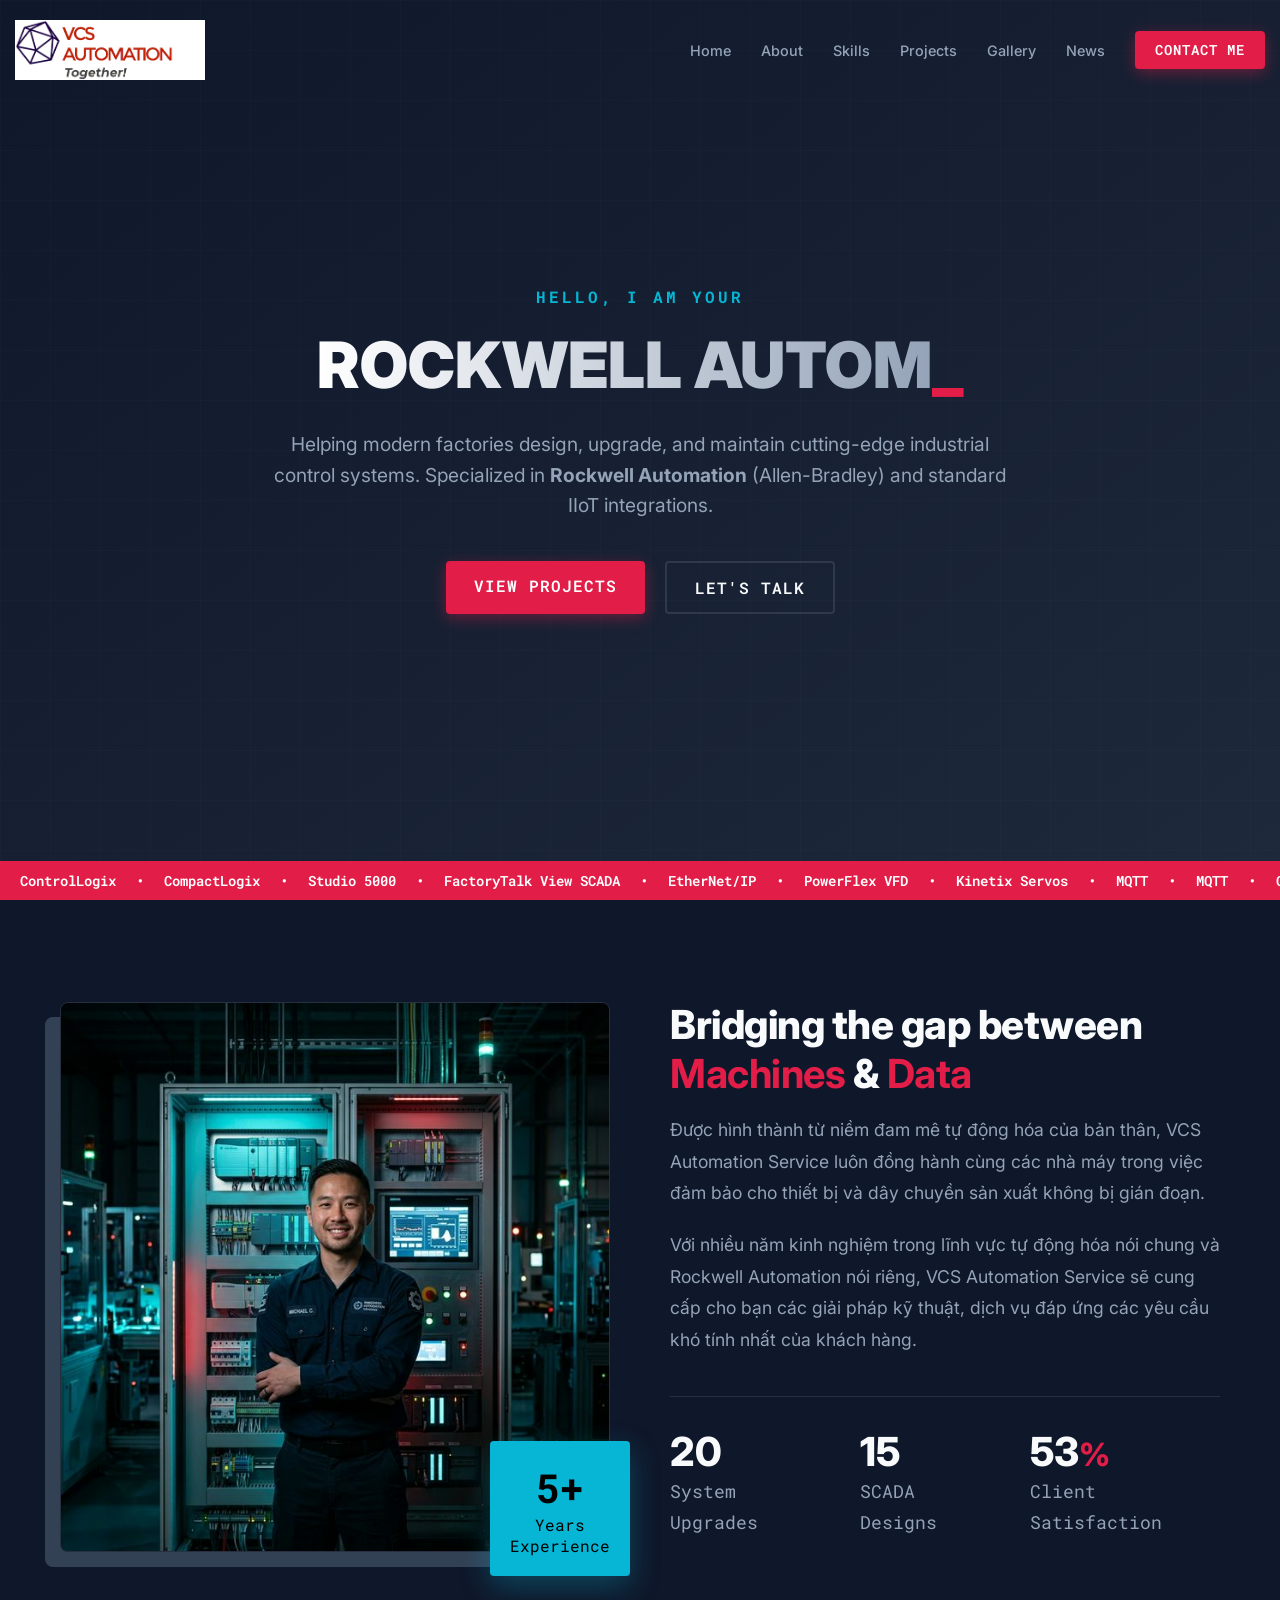
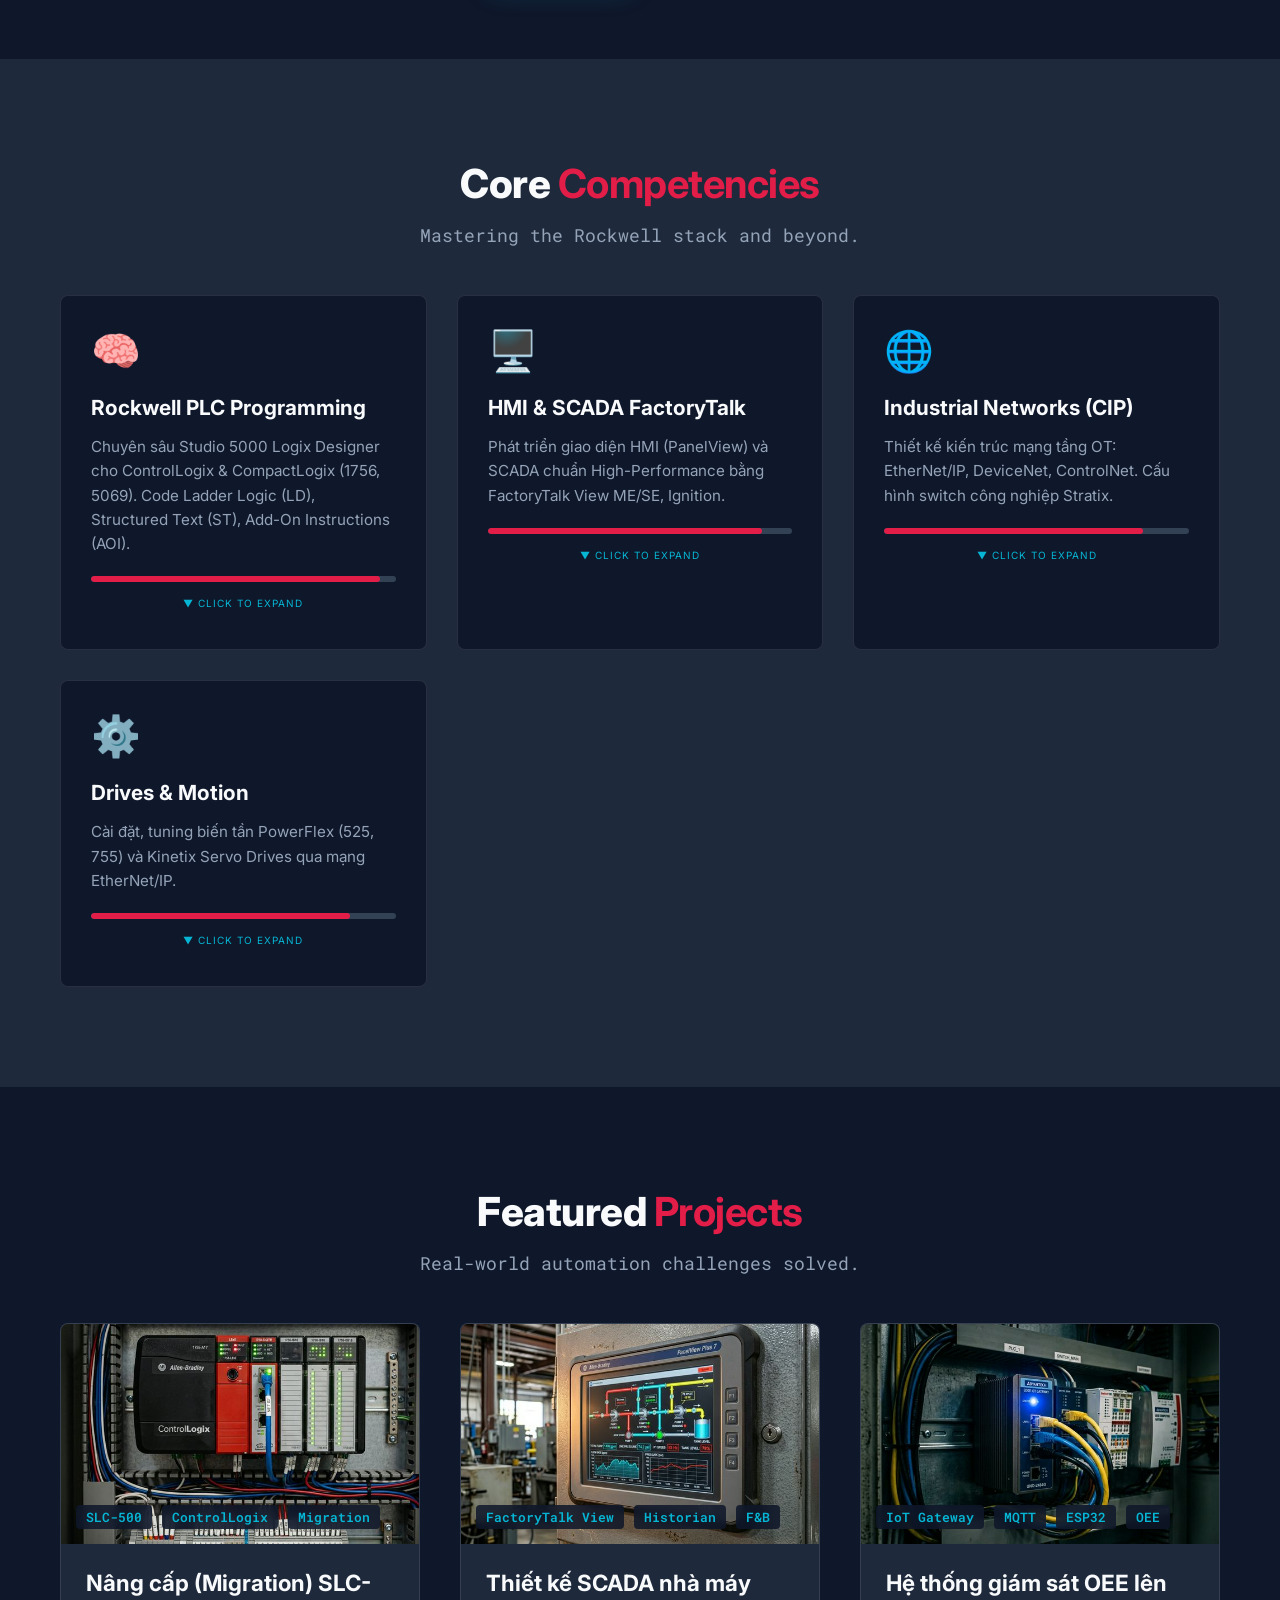
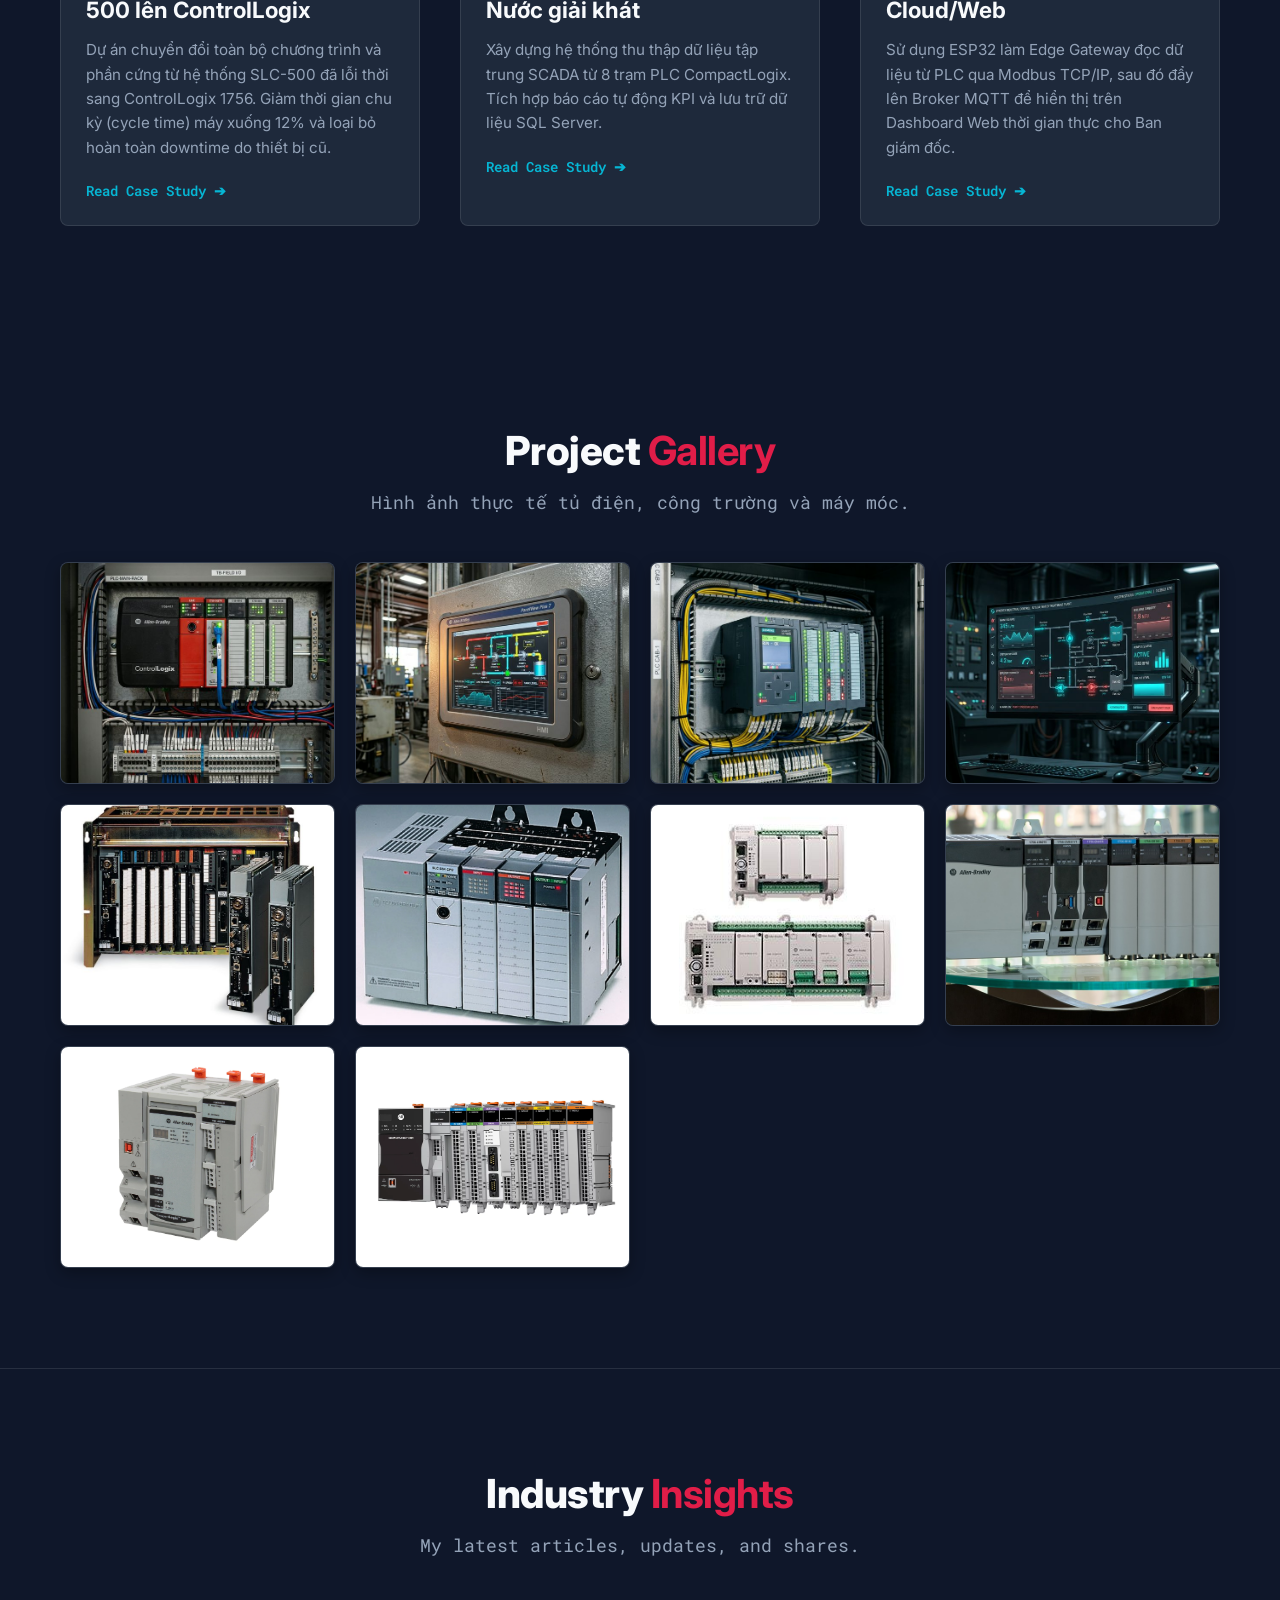
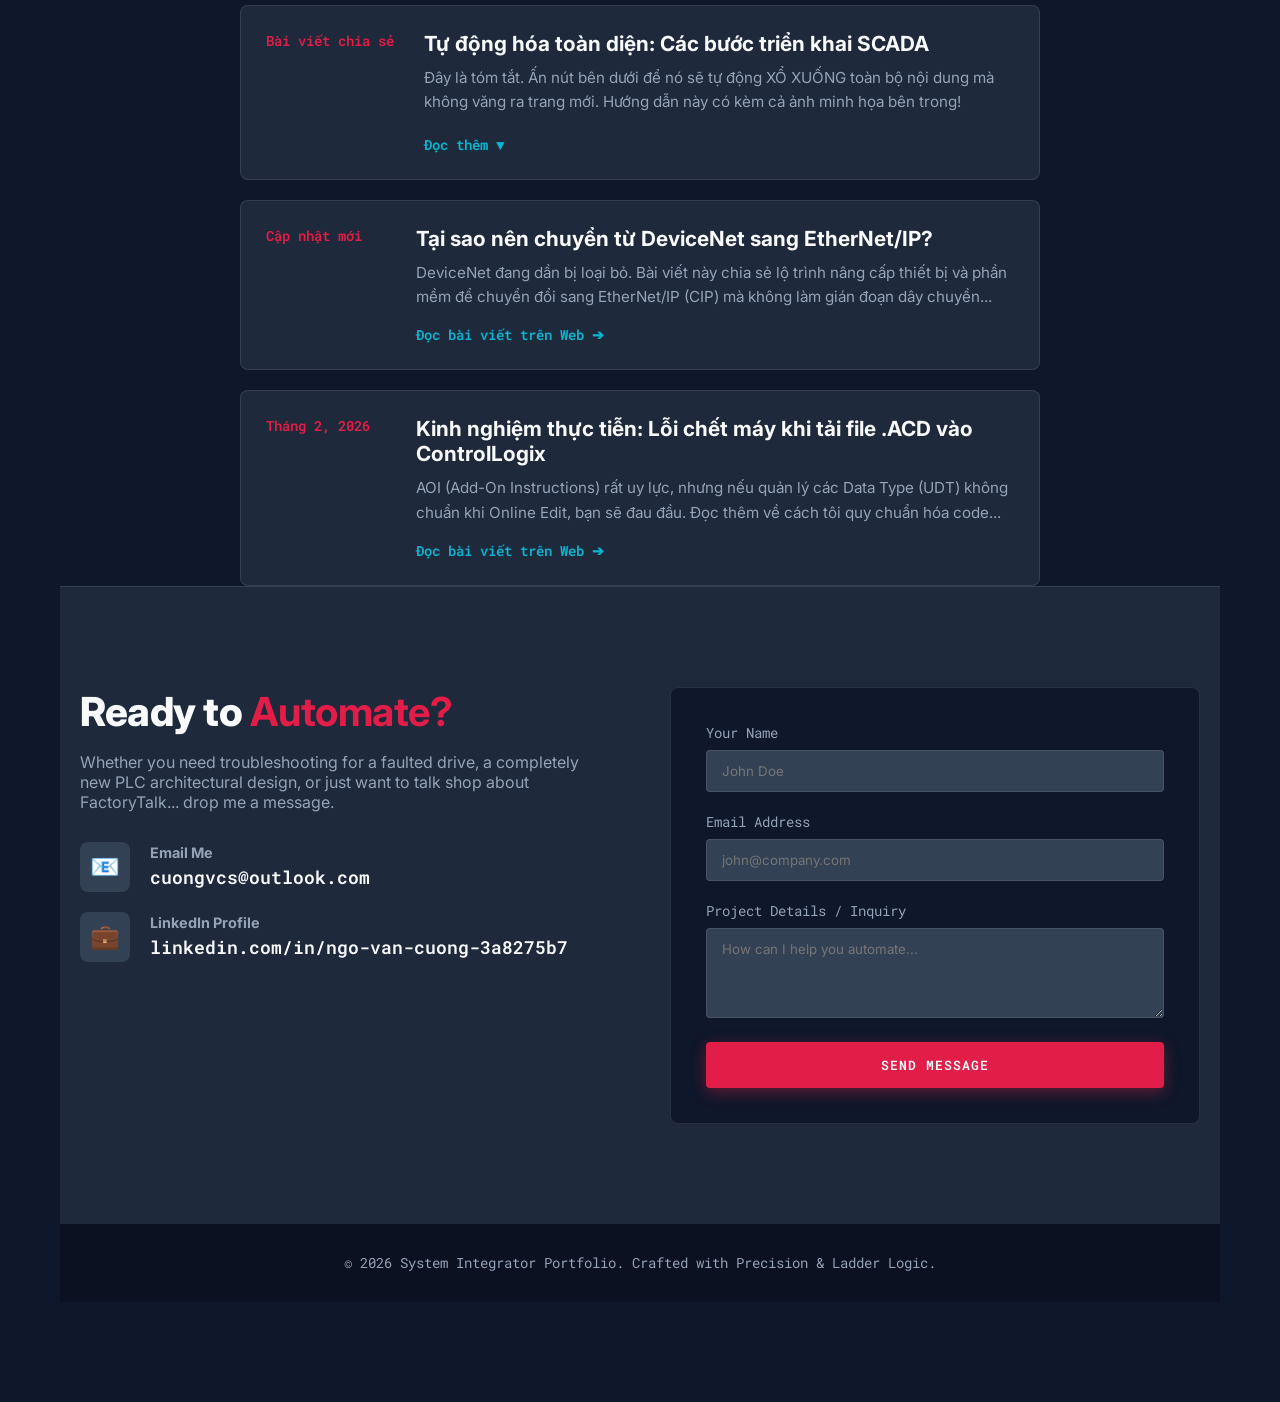
<file: index.html>
<!DOCTYPE html>
<html lang="en">

<head>
    <meta charset="UTF-8">
    <meta name="viewport" content="width=device-width, initial-scale=1.0">
    <title>PLC Automation Expert | Rockwell Specialist</title>
    <link rel="stylesheet" href="style.css">
    <!-- Google Fonts -->
    <link rel="preconnect" href="https://fonts.googleapis.com">
    <link rel="preconnect" href="https://fonts.gstatic.com" crossorigin>
    <link
        href="https://fonts.googleapis.com/css2?family=Inter:wght@300;400;600;700;900&family=Roboto+Mono:wght@400;600&display=swap"
        rel="stylesheet">
</head>

<body>

    <!-- Sticky Navigation -->
    <nav class="navbar" id="navbar">
        <div class="nav-container">
            <a href="#home" class="logo">
                <!-- CÁCH THÊM LOGO: 
                     1. Copy ảnh logo của bạn vào thư mục assets, đổi tên thành logo.png.
                     2. XÓA dòng chữ VCS AUTOMATION bên dưới đi.
                     3. XÓA các dấu mũi tên < và ở thẻ <img> bên dưới để kích hoạt nó lên.-->
                <img src="assets/logo.png" alt="VCS Logo" class="nav-brand-logo">
                <!-- <span class="logo-icon">⚡</span> VCS <span class="highlight">AUTOMATION</span> -->
            </a>
            <ul class="nav-links">
                <li><a href="#home">Home</a></li>
                <li><a href="#about">About</a></li>
                <li><a href="#skills">Skills</a></li>
                <li><a href="#portfolio">Projects</a></li>
                <li><a href="#gallery">Gallery</a></li>
                <li><a href="#news">News</a></li>
                <li><a href="#contact" class="btn-primary-sm">Contact Me</a></li>
            </ul>
            <div class="hamburger">
                <span></span><span></span><span></span>
            </div>
        </div>
    </nav>

    <!-- Hero Section -->
    <header id="home" class="hero">
        <div class="hero-overlay"></div>
        <div class="hero-content">
            <h5 class="hero-greeting">HELLO, I AM YOUR</h5>
            <h1 class="hero-title">
                <span class="typewriter" id="typewriter-text"></span><span class="cursor">_</span>
            </h1>
            <p class="hero-subtitle">
                Helping modern factories design, upgrade, and maintain cutting-edge industrial control systems.
                Specialized in <strong>Rockwell Automation</strong> (Allen-Bradley) and standard IIoT integrations.
            </p>
            <div class="hero-buttons">
                <a href="#portfolio" class="btn-primary">View Projects</a>
                <a href="#contact" class="btn-outline">Let's Talk</a>
            </div>
        </div>

        <!-- Tech Marquee Banner (Decorative) -->
        <div class="tech-marquee">
            <div class="marquee-content">
                <span>ControlLogix</span> • <span>CompactLogix</span> • <span>Studio 5000</span> • <span>FactoryTalk
                    View SCADA</span> • <span>EtherNet/IP</span> • <span>PowerFlex VFD</span> • <span>Kinetix
                    Servos</span> • <span>MQTT</span> • <span>MQTT</span> •
                <!-- Duplicated for infinite scroll -->
                <span>ControlLogix</span> • <span>CompactLogix</span> • <span>Studio 5000</span> • <span>FactoryTalk
                    View SCADA</span> • <span>EtherNet/IP</span> • <span>PowerFlex VFD</span> • <span>Kinetix
                    Servos</span> •
            </div>
        </div>
    </header>

    <!-- About Section -->
    <section id="about" class="section">
        <div class="container about-grid">
            <div class="about-image-container fade-in">
                <!-- Placeholder for profile picture or cool industrial setup -->
                <img src="assets/profile-placeholder.png" alt="Automation Engineer Working" id="profile-img"
                    class="about-img">
                <div class="years-badge">
                    <h2>5+</h2>
                    <p>Years<br>Experience</p>
                </div>
            </div>
            <div class="about-text fade-in">
                <h2 class="section-title">Bridging the gap between <br><span class="highlight">Machines</span> & <span
                        class="highlight">Data</span></h2>
                <p>
                    Được hình thành từ niềm đam mê tự động hóa của bản thân, VCS Automation Service luôn đồng hành cùng
                    các nhà máy trong việc đảm bảo cho thiết bị và dây chuyền sản xuất không bị gián đoạn.
                </p>
                <p>
                    Với nhiều năm kinh nghiệm trong lĩnh vực tự động hóa nói chung và Rockwell Automation nói riêng, VCS
                    Automation Service sẽ cung cấp cho bạn các giải pháp kỹ thuật, dịch vụ đáp ứng các yêu cầu khó tính
                    nhất của khách hàng.
                </p>

                <div class="stats-row">
                    <div class="stat-item">
                        <h3 class="stat-num counter" data-target="20">0</h3>
                        <p class="stat-text">System Upgrades</p>
                    </div>
                    <div class="stat-item">
                        <h3 class="stat-num counter" data-target="15">0</h3>
                        <p class="stat-text">SCADA Designs</p>
                    </div>
                    <div class="stat-item">
                        <h3 class="stat-num counter" data-target="100">0</h3><span>%</span>
                        <p class="stat-text">Client Satisfaction</p>
                    </div>
                </div>
            </div>
        </div>
    </section>

    <!-- Skills Section -->
    <section id="skills" class="section section-dark">
        <div class="container">
            <h2 class="section-title text-center">Core <span class="highlight">Competencies</span></h2>
            <p class="section-subtitle text-center">Mastering the Rockwell stack and beyond.</p>

            <div class="skills-grid" id="skills-container">
                <!-- Skills will be rendered here by main.js from data.js -->
            </div>
        </div>
    </section>

    <!-- Portfolio / Key Projects Section -->
    <section id="portfolio" class="section">
        <div class="container">
            <h2 class="section-title text-center">Featured <span class="highlight">Projects</span></h2>
            <p class="section-subtitle text-center">Real-world automation challenges solved.</p>

            <div class="project-grid" id="projects-container">
                <!-- Projects will be rendered here by main.js from data.js -->
            </div>
        </div>
    </section>

    <!-- Gallery Section -->
    <section id="gallery" class="section">
        <div class="container">
            <h2 class="section-title text-center">Project <span class="highlight">Gallery</span></h2>
            <p class="section-subtitle text-center">Hình ảnh thực tế tủ điện, công trường và máy móc.</p>
            <div class="gallery-grid" id="gallery-container">
                <!-- Gallery will be rendered here by main.js -->
            </div>
        </div>
    </section>

    <!-- News Section -->
    <section id="news" class="section section-dark"
        style="background-color: var(--bg-dark); border-top: 1px solid var(--border);">
        <div class="container">
            <h2 class="section-title text-center">Industry <span class="highlight">Insights</span></h2>
            <p class="section-subtitle text-center">My latest articles, updates, and shares.</p>
            <div class="news-list" id="news-container">
                <!-- News will be rendered here by main.js -->
            </div>

            <!-- Contact & Footer -->
            <section id="contact" class="section section-dark" style="border-top: 1px solid var(--border);">
                <div class="container">
                    <div class="contact-grid">
                        <div class="contact-text fade-in">
                            <h2 class="section-title">Ready to <span class="highlight">Automate?</span></h2>
                            <p style="color: var(--text-secondary); margin-bottom: 30px;">
                                Whether you need troubleshooting for a faulted drive, a completely new PLC architectural
                                design, or just want to talk shop about FactoryTalk... drop me a message.
                            </p>
                            <div class="contact-methods">
                                <div class="method-item">
                                    <span class="method-icon">📧</span>
                                    <div>
                                        <h4>Email Me</h4>
                                        <a href="mailto:cuongvcs@outlook.com">cuongvcs@outlook.com</a>
                                    </div>
                                </div>
                                <div class="method-item" style="margin-top: 20px;">
                                    <span class="method-icon">💼</span>
                                    <div>
                                        <h4>LinkedIn Profile</h4>
                                        <a href="https://www.linkedin.com/in/ngo-van-cuong-3a8275b7"
                                            target="_blank">linkedin.com/in/ngo-van-cuong-3a8275b7</a>
                                    </div>
                                </div>
                            </div>
                        </div>

                        <form class="contact-form fade-in" action="https://formsubmit.co/cuongvcs@outlook.com"
                            method="POST">
                            <!-- FormSubmit Configuration -->
                            <input type="hidden" name="_subject" value="[Website Portfolio] Yêu cầu hợp tác mới!">
                            <input type="hidden" name="_captcha" value="false">

                            <div class="form-group">
                                <label>Your Name</label>
                                <input type="text" name="Tên_Khách_Hàng" placeholder="John Doe" required>
                            </div>
                            <div class="form-group">
                                <label>Email Address</label>
                                <input type="email" name="Email_Khách" placeholder="john@company.com" required>
                            </div>
                            <div class="form-group">
                                <label>Project Details / Inquiry</label>
                                <textarea name="Nội_Dung_yêu_cầu" rows="4" placeholder="How can I help you automate..."
                                    required></textarea>
                            </div>
                            <button type="submit" class="btn-primary" style="width:100%;">Send Message</button>
                        </form>
                    </div>
                </div>
            </section>

            <footer class="footer">
                <p>© 2026 System Integrator Portfolio. Crafted with Precision & Ladder Logic.</p>
            </footer>

            <!-- Lightbox Modal -->
            <div id="lightbox" class="lightbox">
                <span class="lightbox-close" onclick="window.closeLightbox()">&times;</span>
                <img class="lightbox-content" id="lightbox-img">
                <div id="lightbox-caption"></div>
            </div>

            <!-- Scripts -->
            <script src="data.js"></script>
            <script src="main.js"></script>
</body>

</html>
</file>
<file: style.css>
/* ====== CSS VARIABLES & THEME ====== */
:root {
    --bg-dark: #0f172a;
    /* Deep navy/black for industrial base */
    --bg-card: #1e293b;
    /* Slightly lighter for cards/panels */
    --bg-input: #334155;
    /* Input backgrounds */

    --accent-red: #e11d48;
    /* Allen-Bradley inspired Red */
    --accent-red-glow: rgba(225, 29, 72, 0.4);
    --accent-cyan: #06b6d4;
    /* Tech Cyan for contrast */

    --text-primary: #f8fafc;
    --text-secondary: #94a3b8;

    --border: rgba(255, 255, 255, 0.1);

    --font-main: 'Inter', sans-serif;
    --font-mono: 'Roboto Mono', monospace;
}

/* ====== RESET & GLOBAL ====== */
* {
    margin: 0;
    padding: 0;
    box-sizing: border-box;
}

html {
    scroll-behavior: smooth;
    font-family: var(--font-main);
    background-color: var(--bg-dark);
    color: var(--text-primary);
}

body {
    overflow-x: hidden;
}

a {
    text-decoration: none;
    color: inherit;
}

.text-center {
    text-align: center;
}

.highlight {
    color: var(--accent-red);
    font-weight: 700;
}

.container {
    max-width: 1200px;
    margin: 0 auto;
    padding: 0 20px;
}

.section {
    padding: 100px 0;
}

.section-dark {
    background-color: var(--bg-card);
}

.section-title {
    font-size: 2.5rem;
    margin-bottom: 1rem;
    font-weight: 800;
    letter-spacing: -0.5px;
}

.section-subtitle {
    color: var(--text-secondary);
    font-size: 1.1rem;
    margin-bottom: 3rem;
    font-family: var(--font-mono);
}

/* ====== BUTTONS ====== */
.btn-primary,
.btn-primary-sm {
    background: var(--accent-red);
    color: white;
    padding: 14px 28px;
    border-radius: 4px;
    /* Industrial sharp edges */
    font-weight: 600;
    font-family: var(--font-mono);
    border: none;
    cursor: pointer;
    transition: all 0.3s ease;
    text-transform: uppercase;
    letter-spacing: 1px;
    display: inline-block;
    box-shadow: 0 4px 15px var(--accent-red-glow);
}

.btn-primary:hover,
.btn-primary-sm:hover {
    background: #be123c;
    transform: translateY(-2px);
    box-shadow: 0 6px 20px var(--accent-red-glow);
}

.btn-primary-sm {
    padding: 10px 20px;
    font-size: 0.85rem;
}

.btn-outline {
    background: transparent;
    color: var(--text-primary);
    padding: 14px 28px;
    border-radius: 4px;
    font-weight: 600;
    font-family: var(--font-mono);
    border: 2px solid var(--border);
    cursor: pointer;
    transition: all 0.3s ease;
    text-transform: uppercase;
    letter-spacing: 1px;
    display: inline-block;
}

.btn-outline:hover {
    border-color: var(--accent-cyan);
    color: var(--accent-cyan);
}

.btn-text {
    color: var(--accent-cyan);
    font-weight: 600;
    font-family: var(--font-mono);
    font-size: 0.9rem;
    transition: 0.3s;
}

.btn-text:hover {
    color: #fff;
    margin-left: 5px;
}

/* ====== NAVBAR ====== */
.navbar {
    position: fixed;
    top: 0;
    left: 0;
    right: 0;
    padding: 20px 0;
    z-index: 1000;
    transition: all 0.3s ease;
    background: transparent;
}

.navbar.scrolled {
    background: rgba(15, 23, 42, 0.95);
    backdrop-filter: blur(10px);
    padding: 15px 0;
    border-bottom: 1px solid var(--border);
}

.nav-container {
    max-width: 1500px; /* Tăng chiều rộng để kéo logo sát ra bìa trái màn hình */
    margin: 0 auto;
    padding: 0 15px; /* Giảm khoảng cách lề */
    display: flex;
    justify-content: space-between;
    align-items: center;
}

.logo {
    font-size: 1.5rem;
    font-weight: 900;
    font-family: var(--font-mono);
    letter-spacing: 2px;
}

.logo-icon {
    color: var(--accent-red);
}

.nav-brand-logo {
    height: 60px;
    /* Resize this value to make your logo bigger/smaller */
    width: auto;
    display: block;
}

.nav-links {
    list-style: none;
    display: flex;
    align-items: center;
    gap: 30px;
}

.nav-links a:not(.btn-primary-sm) {
    font-size: 0.9rem;
    font-weight: 500;
    color: var(--text-secondary);
    transition: color 0.3s;
}

.nav-links a:hover:not(.btn-primary-sm) {
    color: var(--accent-cyan);
}

.hamburger {
    display: none;
    cursor: pointer;
}

.hamburger span {
    display: block;
    width: 25px;
    height: 3px;
    background: var(--text-primary);
    margin: 5px 0;
    transition: 0.3s;
}

/* ====== HERO ====== */
.hero {
    height: 100vh;
    display: flex;
    align-items: center;
    justify-content: center;
    position: relative;
    background: linear-gradient(to bottom right, #0f172a, #1e293b);
    overflow: hidden;
}

.hero-overlay {
    position: absolute;
    top: 0;
    left: 0;
    width: 100%;
    height: 100%;
    /* Subtle grid pattern for "industrial diagram" feel */
    background-image: linear-gradient(var(--border) 1px, transparent 1px),
        linear-gradient(90deg, var(--border) 1px, transparent 1px);
    background-size: 50px 50px;
    opacity: 0.15;
    z-index: 1;
}

.hero-content {
    position: relative;
    z-index: 2;
    text-align: center;
    max-width: 800px;
    padding: 0 20px;
}

.hero-greeting {
    font-family: var(--font-mono);
    color: var(--accent-cyan);
    letter-spacing: 3px;
    margin-bottom: 20px;
    font-size: 1rem;
}

.hero-title {
    font-size: 4rem;
    font-weight: 900;
    line-height: 1.2;
    margin-bottom: 25px;
}

.typewriter {
    background: linear-gradient(to right, #fff, var(--text-secondary));
    -webkit-background-clip: text;
    background-clip: text;
    -webkit-text-fill-color: transparent;
}

.cursor {
    animation: blink 1s infinite;
    color: var(--accent-red);
}

@keyframes blink {

    0%,
    100% {
        opacity: 1;
    }

    50% {
        opacity: 0;
    }
}

.hero-subtitle {
    font-size: 1.2rem;
    color: var(--text-secondary);
    margin-bottom: 40px;
    line-height: 1.6;
}

.hero-buttons {
    display: flex;
    gap: 20px;
    justify-content: center;
}

.tech-marquee {
    position: absolute;
    bottom: 0;
    width: 100%;
    background: var(--accent-red);
    color: white;
    font-family: var(--font-mono);
    font-weight: 600;
    padding: 10px 0;
    overflow: hidden;
    z-index: 2;
    font-size: 0.9rem;
}

.marquee-content {
    display: flex;
    white-space: nowrap;
    animation: scroll-left 25s linear infinite;
}

.marquee-content span {
    padding: 0 20px;
}

@keyframes scroll-left {
    0% {
        transform: translateX(0);
    }

    100% {
        transform: translateX(-50%);
    }
}

/* ====== ABOUT ====== */
.about-grid {
    display: grid;
    grid-template-columns: 1fr 1fr;
    gap: 60px;
    align-items: center;
}

.about-image-container {
    position: relative;
}

.about-img {
    width: 100%;
    border-radius: 8px;
    border: 1px solid var(--border);
    box-shadow: -15px 15px 0 var(--bg-input);
}

.years-badge {
    position: absolute;
    bottom: -20px;
    right: -20px;
    background: var(--accent-cyan);
    color: #000;
    padding: 20px;
    border-radius: 4px;
    text-align: center;
    font-family: var(--font-mono);
    box-shadow: 0 10px 30px rgba(6, 182, 212, 0.3);
}

.years-badge h2 {
    font-size: 2.5rem;
    font-weight: 900;
}

.about-text p {
    color: var(--text-secondary);
    font-size: 1.1rem;
    line-height: 1.8;
    margin-bottom: 20px;
}

.stats-row {
    display: flex;
    gap: 40px;
    margin-top: 40px;
    border-top: 1px solid var(--border);
    padding-top: 30px;
}

.stat-num {
    font-size: 2.5rem;
    font-weight: 800;
    color: var(--text-primary);
    display: inline-block;
}

.stat-item span {
    font-size: 2rem;
    font-weight: 800;
    color: var(--accent-red);
}

.stat-text {
    color: var(--accent-cyan);
    font-family: var(--font-mono);
    font-size: 0.9rem;
}

/* ====== SKILLS ====== */
.skills-grid {
    display: grid;
    grid-template-columns: repeat(auto-fit, minmax(300px, 1fr));
    gap: 30px;
}

.skill-card {
    background: var(--bg-dark);
    border: 1px solid var(--border);
    padding: 30px;
    border-radius: 8px;
    transition: transform 0.3s ease, box-shadow 0.3s ease;
    cursor: pointer;
    position: relative;
    overflow: hidden;
}

.skill-card:hover {
    transform: translateY(-5px);
    box-shadow: 0 10px 30px rgba(0, 0, 0, 0.5);
    border-color: rgba(225, 29, 72, 0.3);
}

.skill-icon {
    font-size: 2.5rem;
    margin-bottom: 20px;
}

.skill-card h3 {
    font-size: 1.3rem;
    margin-bottom: 15px;
}

.skill-card p {
    color: var(--text-secondary);
    font-size: 0.95rem;
    line-height: 1.6;
    margin-bottom: 20px;
}

.skill-more-info {
    max-height: 0;
    opacity: 0;
    overflow: hidden;
    transition: max-height 0.4s ease, opacity 0.4s ease, margin-top 0.4s ease;
    font-size: 0.85rem;
    color: var(--text-secondary);
}

.skill-more-info ul {
    padding-left: 20px;
    margin-bottom: 20px;
}

.skill-more-info li {
    margin-bottom: 6px;
}

.skill-card.expanded .skill-more-info {
    max-height: 250px;
    opacity: 1;
    margin-top: 10px;
}

.skill-card::after {
    content: "▼ Click to expand";
    display: block;
    text-align: center;
    font-size: 10px;
    color: var(--accent-cyan);
    margin-top: 15px;
    margin-bottom: 10px;
    text-transform: uppercase;
    letter-spacing: 1px;
}

.skill-card.expanded::after {
    content: "▲ Collapse";
}

.skill-bar-container {
    width: 100%;
    height: 6px;
    background: var(--bg-input);
    border-radius: 3px;
    overflow: hidden;
}

.skill-bar {
    height: 100%;
    background: var(--accent-red);
    border-radius: 3px;
}

/* ====== PORTFOLIO ====== */
.project-grid {
    display: grid;
    grid-template-columns: repeat(auto-fit, minmax(350px, 1fr));
    gap: 40px;
}

.project-card {
    background: var(--bg-card);
    border-radius: 8px;
    overflow: hidden;
    border: 1px solid var(--border);
    transition: 0.3s;
}

.project-card:hover {
    transform: translateY(-10px);
    box-shadow: 0 15px 40px rgba(0, 0, 0, 0.4);
}

.project-img-wrapper {
    position: relative;
    height: 220px;
    overflow: hidden;
}

.project-img {
    width: 100%;
    height: 100%;
    object-fit: cover;
    transition: 0.5s;
}

.project-card:hover .project-img {
    transform: scale(1.05);
}

.project-tags {
    position: absolute;
    bottom: 15px;
    left: 15px;
    display: flex;
    gap: 10px;
}

.tag {
    background: rgba(15, 23, 42, 0.85);
    backdrop-filter: blur(5px);
    color: var(--accent-cyan);
    padding: 4px 10px;
    font-size: 0.8rem;
    font-family: var(--font-mono);
    border-radius: 4px;
    font-weight: 600;
}

.project-info {
    padding: 25px;
}

.project-info h3 {
    font-size: 1.4rem;
    margin-bottom: 15px;
}

.project-info p {
    color: var(--text-secondary);
    font-size: 0.95rem;
    line-height: 1.6;
    margin-bottom: 20px;
}

/* ====== GALLERY ====== */
.gallery-grid {
    display: grid;
    grid-template-columns: repeat(auto-fit, minmax(260px, 1fr));
    gap: 20px;
    margin-top: 20px;
}

.gallery-item {
    position: relative;
    overflow: hidden;
    border-radius: 8px;
    cursor: pointer;
    box-shadow: 0 5px 15px rgba(0,0,0,0.3);
    border: 1px solid var(--border);
    background: var(--bg-card);
}

.gallery-item img {
    width: 100%;
    height: 220px;
    object-fit: cover;
    transition: transform 0.4s ease;
    display: block;
}

.gallery-item:hover img {
    transform: scale(1.1);
}

.gallery-item::after {
    content: '🔍 Xem ảnh lớn';
    position: absolute;
    top: 0; left: 0; right: 0; bottom: 0;
    background: rgba(15, 23, 42, 0.7);
    color: var(--accent-cyan);
    font-family: var(--font-mono);
    font-weight: 600;
    display: flex;
    align-items: center;
    justify-content: center;
    opacity: 0;
    transition: opacity 0.3s;
    pointer-events: none;
}

.gallery-item:hover::after {
    opacity: 1;
}

/* Lightbox Modal */
.lightbox {
    display: none;
    position: fixed;
    z-index: 9999;
    padding-top: 60px;
    left: 0; top: 0;
    width: 100%; height: 100%;
    background-color: rgba(15, 23, 42, 0.95);
    backdrop-filter: blur(10px);
}

.lightbox.show {
    display: flex;
    flex-direction: column;
    align-items: center;
    justify-content: center;
}

.lightbox-content {
    max-width: 90%;
    max-height: 80vh;
    border-radius: 8px;
    box-shadow: 0 10px 40px rgba(0,0,0,0.5);
    border: 1px solid var(--border);
    animation: zoomIn 0.3s ease;
}

#lightbox-caption {
    margin-top: 15px;
    color: var(--text-primary);
    font-family: var(--font-main);
    text-align: center;
    font-size: 1.1rem;
}

.lightbox-close {
    position: absolute;
    top: 20px;
    right: 40px;
    color: var(--text-secondary);
    font-size: 45px;
    font-weight: bold;
    transition: 0.3s;
    cursor: pointer;
}

.lightbox-close:hover {
    color: var(--accent-red);
}

@keyframes zoomIn {
    from {transform:scale(0.8); opacity:0}
    to {transform:scale(1); opacity:1}
}

/* ====== NEWS ====== */
.news-list {
    display: flex;
    flex-direction: column;
    gap: 20px;
    max-width: 800px;
    margin: 0 auto;
}

.news-card {
    background: var(--bg-card);
    border: 1px solid var(--border);
    border-radius: 8px;
    display: flex;
    padding: 25px;
    gap: 30px;
    transition: transform 0.3s ease, box-shadow 0.3s ease;
}

.news-card:hover {
    transform: translateX(10px);
    box-shadow: -10px 10px 30px rgba(0, 0, 0, 0.3);
    border-color: rgba(6, 182, 212, 0.4);
}

.news-date {
    min-width: 120px;
    font-family: var(--font-mono);
    color: var(--accent-red);
    font-weight: 600;
    font-size: 0.9rem;
}

.news-content h3 {
    font-size: 1.3rem;
    margin-bottom: 10px;
    color: var(--text-primary);
}

.news-content p {
    color: var(--text-secondary);
    line-height: 1.6;
    margin-bottom: 15px;
    font-size: 0.95rem;
}

.news-expanded-content {
    max-height: 0;
    opacity: 0;
    overflow: hidden;
    transition: max-height 0.5s ease-in-out, opacity 0.4s ease, margin-top 0.4s ease;
    color: var(--text-secondary);
    font-size: 0.95rem;
    line-height: 1.6;
}

.news-expanded-content.show {
    max-height: 2000px;
    opacity: 1;
    margin-top: 20px;
    padding-top: 15px;
    border-top: 1px dashed var(--border);
}

.btn-read-more {
    background: transparent;
    color: var(--accent-cyan);
    border: none;
    font-family: var(--font-mono);
    font-weight: 600;
    font-size: 0.9rem;
    cursor: pointer;
    padding: 0;
    margin-top: 5px;
    transition: 0.3s;
}

.btn-read-more:hover {
    color: #fff;
    margin-left: 5px;
}

@media (max-width: 768px) {
    .news-card {
        flex-direction: column;
        gap: 10px;
    }
}

/* ====== CONTACT ====== */
.contact-grid {
    display: grid;
    grid-template-columns: 1fr 1fr;
    gap: 60px;
}

.method-icon {
    background: var(--bg-input);
    width: 50px;
    height: 50px;
    display: flex;
    align-items: center;
    justify-content: center;
    border-radius: 8px;
    font-size: 1.5rem;
}

.method-item {
    display: flex;
    gap: 20px;
    align-items: center;
}

.method-item h4 {
    font-size: 0.9rem;
    color: var(--text-secondary);
    margin-bottom: 5px;
}

.method-item a {
    font-family: var(--font-mono);
    font-size: 1.1rem;
    font-weight: 600;
    transition: 0.3s;
}

.method-item a:hover {
    color: var(--accent-cyan);
}

.contact-form {
    background: var(--bg-dark);
    padding: 35px;
    border-radius: 8px;
    border: 1px solid var(--border);
}

.form-group {
    margin-bottom: 20px;
}

.form-group label {
    display: block;
    margin-bottom: 8px;
    font-size: 0.9rem;
    color: var(--text-secondary);
    font-family: var(--font-mono);
}

.form-group input,
.form-group textarea {
    width: 100%;
    padding: 12px 15px;
    background: var(--bg-input);
    border: 1px solid var(--border);
    border-radius: 4px;
    color: white;
    font-family: var(--font-main);
    transition: 0.3s;
}

.form-group input:focus,
.form-group textarea:focus {
    outline: none;
    border-color: var(--accent-red);
    box-shadow: 0 0 0 2px rgba(225, 29, 72, 0.2);
}

.footer {
    text-align: center;
    padding: 30px;
    background: #0b1120;
    color: var(--text-secondary);
    font-family: var(--font-mono);
    font-size: 0.85rem;
}

/* ====== RESPONSIVE ====== */
@media (max-width: 992px) {

    .about-grid,
    .contact-grid {
        grid-template-columns: 1fr;
    }

    .hero-title {
        font-size: 3rem;
    }
}

@media (max-width: 768px) {
    .nav-links {
        display: none;
    }

    .hamburger {
        display: block;
    }

    .section {
        padding: 60px 0;
    }
}

/* ====== ANIMATIONS ====== */
.fade-up,
.fade-in {
    opacity: 0;
    transform: translateY(30px);
    transition: opacity 0.8s ease, transform 0.8s ease;
}

.fade-up.visible,
.fade-in.visible {
    opacity: 1;
    transform: translateY(0);
}
</file>
